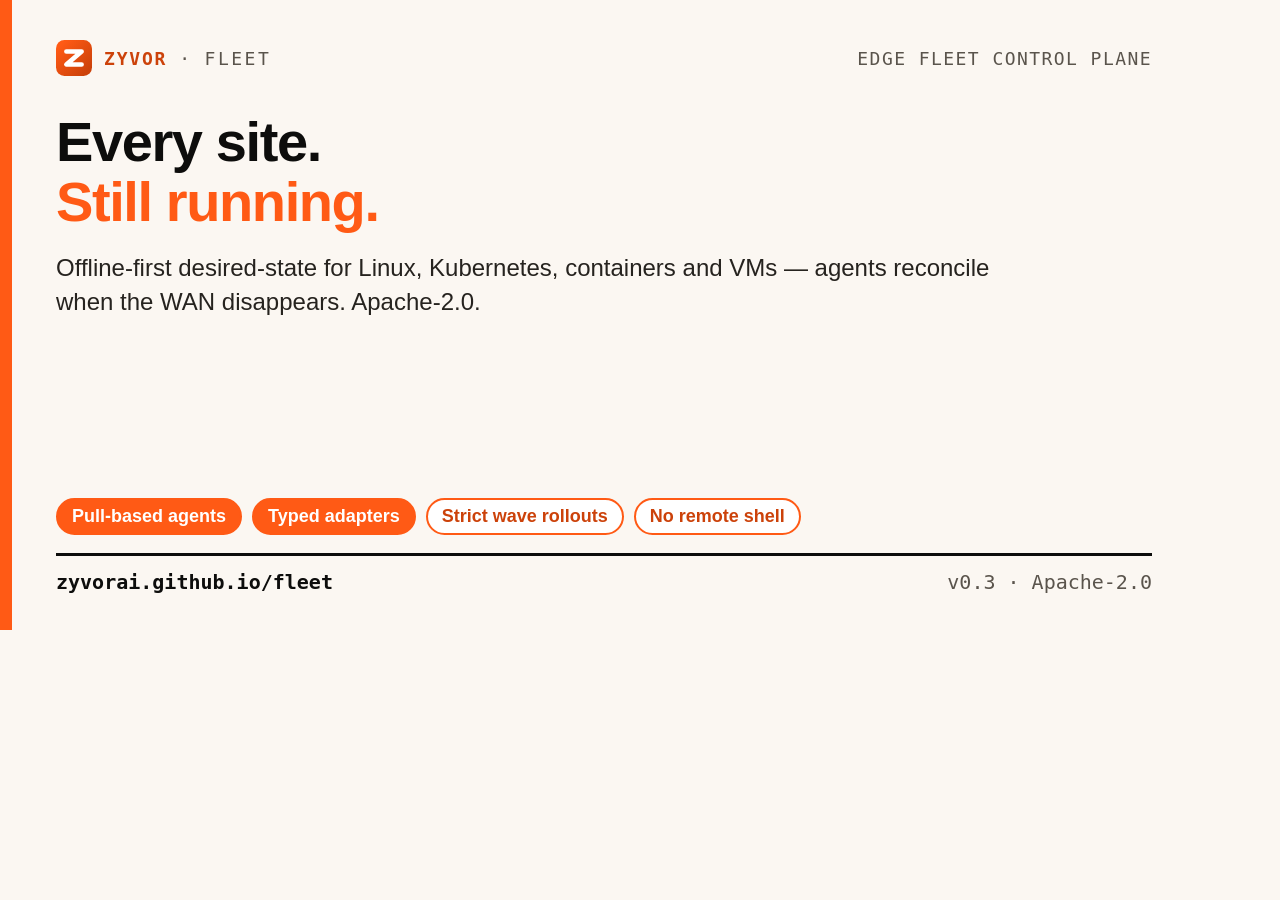
<file: docs/social/fleet-share-card.html>
<!doctype html>
<html lang="en">
<head>
<meta charset="utf-8">
<title>Fleet share card</title>
<!--
  1200x630 Open Graph / README hero card.
  Build:  ./docs/social/build-social-card.sh
-->
<style>
  :root { --ink:#0d0d0c; --soft:#5a544c; --signal:#ff5a15; --deep:#cc420a; --warm:#fbf7f2;
    --sans:'Helvetica Neue',Helvetica,Arial,sans-serif; --mono:'SF Mono',Menlo,Consolas,monospace; }
  * { box-sizing:border-box; }
  html,body { margin:0; padding:0; }
  body { width:1200px; height:630px; overflow:hidden; background:var(--warm); color:var(--ink); font-family:var(--sans); position:relative; }
  .bar { position:absolute; left:0; top:0; bottom:0; width:12px; background:var(--signal); }
  .wrap { position:absolute; left:56px; right:48px; top:40px; bottom:36px; display:flex; flex-direction:column; }

  .top { display:flex; align-items:center; gap:12px; font-family:var(--mono); font-size:18px; letter-spacing:.14em; text-transform:uppercase; color:var(--soft); }
  .top img { height:36px; }
  .top b { color:var(--deep); letter-spacing:.1em; }
  .top .r { margin-left:auto; letter-spacing:.08em; }

  h1 { margin:36px 0 0; font-size:56px; line-height:1.08; letter-spacing:-.025em; font-weight:700; max-width:1080px; }
  h1 em { font-style:normal; color:var(--signal); }
  .sub { margin:18px 0 0; font-size:24px; line-height:1.4; color:#26231f; max-width:980px; }

  .chips { margin-top:auto; display:flex; flex-wrap:wrap; gap:10px; padding-bottom:18px; }
  .chip { font-size:18px; font-weight:700; padding:6px 14px; border-radius:20px; background:var(--signal); color:#fff; border:2px solid var(--signal); }
  .chip.g { background:#fff; color:var(--deep); border:2px solid var(--signal); }

  .foot { padding-top:14px; border-top:3px solid var(--ink); display:flex; align-items:center; font-family:var(--mono); font-size:20px; color:var(--soft); }
  .foot b { color:var(--ink); }
  .foot .r { margin-left:auto; }
</style>
</head>
<body>
<div class="bar"></div>
<div class="wrap">
  <div class="top"><img src="../assets/readme/zyvor-logo.svg" alt=""><b>Zyvor</b><span>&middot;</span><span>Fleet</span><span class="r">Edge fleet control plane</span></div>

  <h1>Every site.<br><em>Still running.</em></h1>
  <p class="sub">Offline-first desired-state for Linux, Kubernetes, containers and VMs — agents reconcile when the WAN disappears. Apache-2.0.</p>

  <div class="chips">
    <span class="chip">Pull-based agents</span>
    <span class="chip">Typed adapters</span>
    <span class="chip g">Strict wave rollouts</span>
    <span class="chip g">No remote shell</span>
  </div>

  <div class="foot"><span><b>zyvorai.github.io/fleet</b></span><span class="r">v0.3 &middot; Apache-2.0</span></div>
</div>
</body>
</html>
</file>
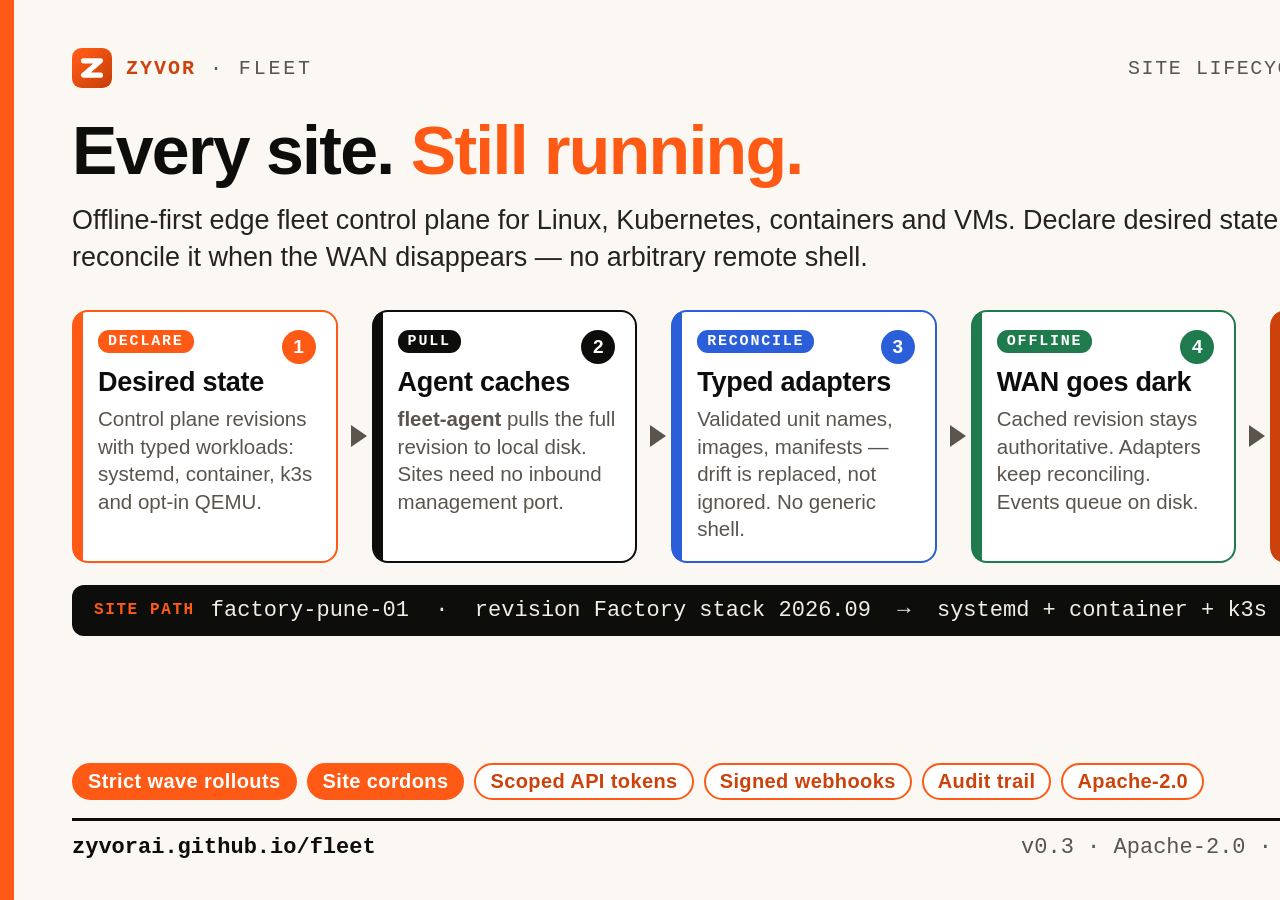
<file: docs/social/fleet-social-card.html>
<!doctype html>
<html lang="en">
<head>
<meta charset="utf-8">
<title>Fleet social card</title>
<!--
  1600x900 (16:9) card for LinkedIn and X, in the Zyvor brochure look.
  Every claim is already sourced in the README / docs.
  Build:  ./docs/social/build-social-card.sh   ->  fleet-social-card.jpg
-->
<style>
  :root { --ink:#0d0d0c; --soft:#5a544c; --signal:#ff5a15; --deep:#cc420a; --line:#e7ded2; --warm:#fbf7f2; --pale:#fff1e9;
    --blue:#2b5fd9; --green:#1f7a4d;
    --sans:'Helvetica Neue',Helvetica,Arial,sans-serif; --mono:'SF Mono',Menlo,Consolas,monospace; }
  * { box-sizing:border-box; }
  html,body { margin:0; padding:0; }
  body { width:1600px; height:900px; overflow:hidden; background:var(--warm); color:var(--ink); font-family:var(--sans); position:relative; }
  .bar { position:absolute; left:0; top:0; bottom:0; width:14px; background:var(--signal); }
  .wrap { position:absolute; left:72px; right:64px; top:48px; bottom:40px; display:flex; flex-direction:column; }

  .top { display:flex; align-items:center; gap:14px; font-family:var(--mono); font-size:20px; letter-spacing:.14em; text-transform:uppercase; color:var(--soft); }
  .top img { height:40px; }
  .top b { color:var(--deep); letter-spacing:.1em; }
  .top .r { margin-left:auto; letter-spacing:.08em; }

  h1 { margin:26px 0 0; font-size:68px; line-height:1.06; letter-spacing:-.025em; font-weight:700; max-width:1440px; }
  h1 em { font-style:normal; color:var(--signal); }
  .sub { margin:16px 0 0; font-size:27px; line-height:1.36; color:#26231f; max-width:1320px; }

  .flow { margin-top:34px; display:grid; grid-template-columns:repeat(5,1fr); gap:34px; }
  .step { position:relative; background:#fff; border:2.5px solid var(--c); border-radius:16px; padding:18px 20px 18px 24px; min-height:222px; }
  .step::before { content:""; position:absolute; left:0; top:0; bottom:0; width:9px; background:var(--c); border-radius:13px 0 0 13px; }
  .step:not(:last-child)::after { content:""; position:absolute; right:-31px; top:50%; width:0; height:0; margin-top:-11px;
    border-left:16px solid var(--soft); border-top:11px solid transparent; border-bottom:11px solid transparent; }
  .lane { display:inline-block; font-family:var(--mono); font-size:15px; font-weight:700; letter-spacing:.12em; color:#fff; background:var(--c); padding:3px 10px; border-radius:11px; }
  .n { float:right; width:34px; height:34px; border-radius:50%; background:var(--c); color:#fff; font-weight:700; font-size:19px; line-height:34px; text-align:center; }
  .step h3 { margin:14px 0 8px; font-size:27px; line-height:1.14; letter-spacing:-.01em; }
  .step p { margin:0; font-size:20.5px; line-height:1.34; color:var(--soft); }
  .k { --c:var(--signal); } .a { --c:var(--ink); } .c { --c:var(--blue); } .o { --c:var(--green); } .o2 { --c:var(--deep); }

  .attr { margin-top:22px; display:flex; align-items:center; gap:16px; background:var(--ink); color:#f3ede4; border-radius:12px; padding:13px 22px; font-family:var(--mono); font-size:22px; white-space:nowrap; }
  .attr .tag { color:var(--signal); font-weight:700; letter-spacing:.1em; font-size:16px; }
  .attr .why { margin-left:auto; color:#a39a8d; font-size:15px; letter-spacing:.06em; text-transform:uppercase; }

  .chips { margin-top:auto; padding-top:22px; display:flex; flex-wrap:wrap; gap:10px; }
  .chip { font-size:20px; font-weight:700; padding:5px 14px; border-radius:20px; background:var(--signal); color:#fff; letter-spacing:.02em; border:2px solid var(--signal); }
  .chip.g { background:#fff; color:var(--deep); border:2px solid var(--signal); }

  .foot { margin-top:18px; padding-top:14px; border-top:3px solid var(--ink); display:flex; align-items:center; font-family:var(--mono); font-size:22px; color:var(--soft); }
  .foot b { color:var(--ink); }
  .foot .r { margin-left:auto; }
</style>
</head>
<body>
<div class="bar"></div>
<div class="wrap">
  <div class="top"><img src="../assets/readme/zyvor-logo.svg" alt=""><b>Zyvor</b><span>&middot;</span><span>Fleet</span><span class="r">Site lifecycle &middot; Offline-first</span></div>

  <h1>Every site. <em>Still running.</em></h1>
  <p class="sub">Offline-first edge fleet control plane for Linux, Kubernetes, containers and VMs. Declare desired state; agents reconcile it when the WAN disappears — no arbitrary remote shell.</p>

  <div class="flow">
    <div class="step k"><span class="lane">DECLARE</span><span class="n">1</span>
      <h3>Desired state</h3><p>Control plane revisions with typed workloads: systemd, container, k3s and opt-in QEMU.</p></div>
    <div class="step a"><span class="lane">PULL</span><span class="n">2</span>
      <h3>Agent caches</h3><p><b>fleet-agent</b> pulls the full revision to local disk. Sites need no inbound management port.</p></div>
    <div class="step c"><span class="lane">RECONCILE</span><span class="n">3</span>
      <h3>Typed adapters</h3><p>Validated unit names, images, manifests — drift is replaced, not ignored. No generic shell.</p></div>
    <div class="step o"><span class="lane">OFFLINE</span><span class="n">4</span>
      <h3>WAN goes dark</h3><p>Cached revision stays authoritative. Adapters keep reconciling. Events queue on disk.</p></div>
    <div class="step o2"><span class="lane">REPLAY</span><span class="n">5</span>
      <h3>WAN returns</h3><p>Queued events replay on the next heartbeat. Newer revisions apply after catch-up.</p></div>
  </div>

  <div class="attr"><span class="tag">SITE PATH</span><span>factory-pune-01 &nbsp;·&nbsp; revision Factory stack 2026.09 &nbsp;→&nbsp; systemd + container + k3s</span><span class="why">Illustrative</span></div>

  <div class="chips">
    <span class="chip">Strict wave rollouts</span><span class="chip">Site cordons</span>
    <span class="chip g">Scoped API tokens</span><span class="chip g">Signed webhooks</span><span class="chip g">Audit trail</span><span class="chip g">Apache-2.0</span>
  </div>

  <div class="foot"><span><b>zyvorai.github.io/fleet</b></span><span class="r">v0.3 &middot; Apache-2.0 &middot; single-writer today</span></div>
</div>
</body>
</html>
</file>
